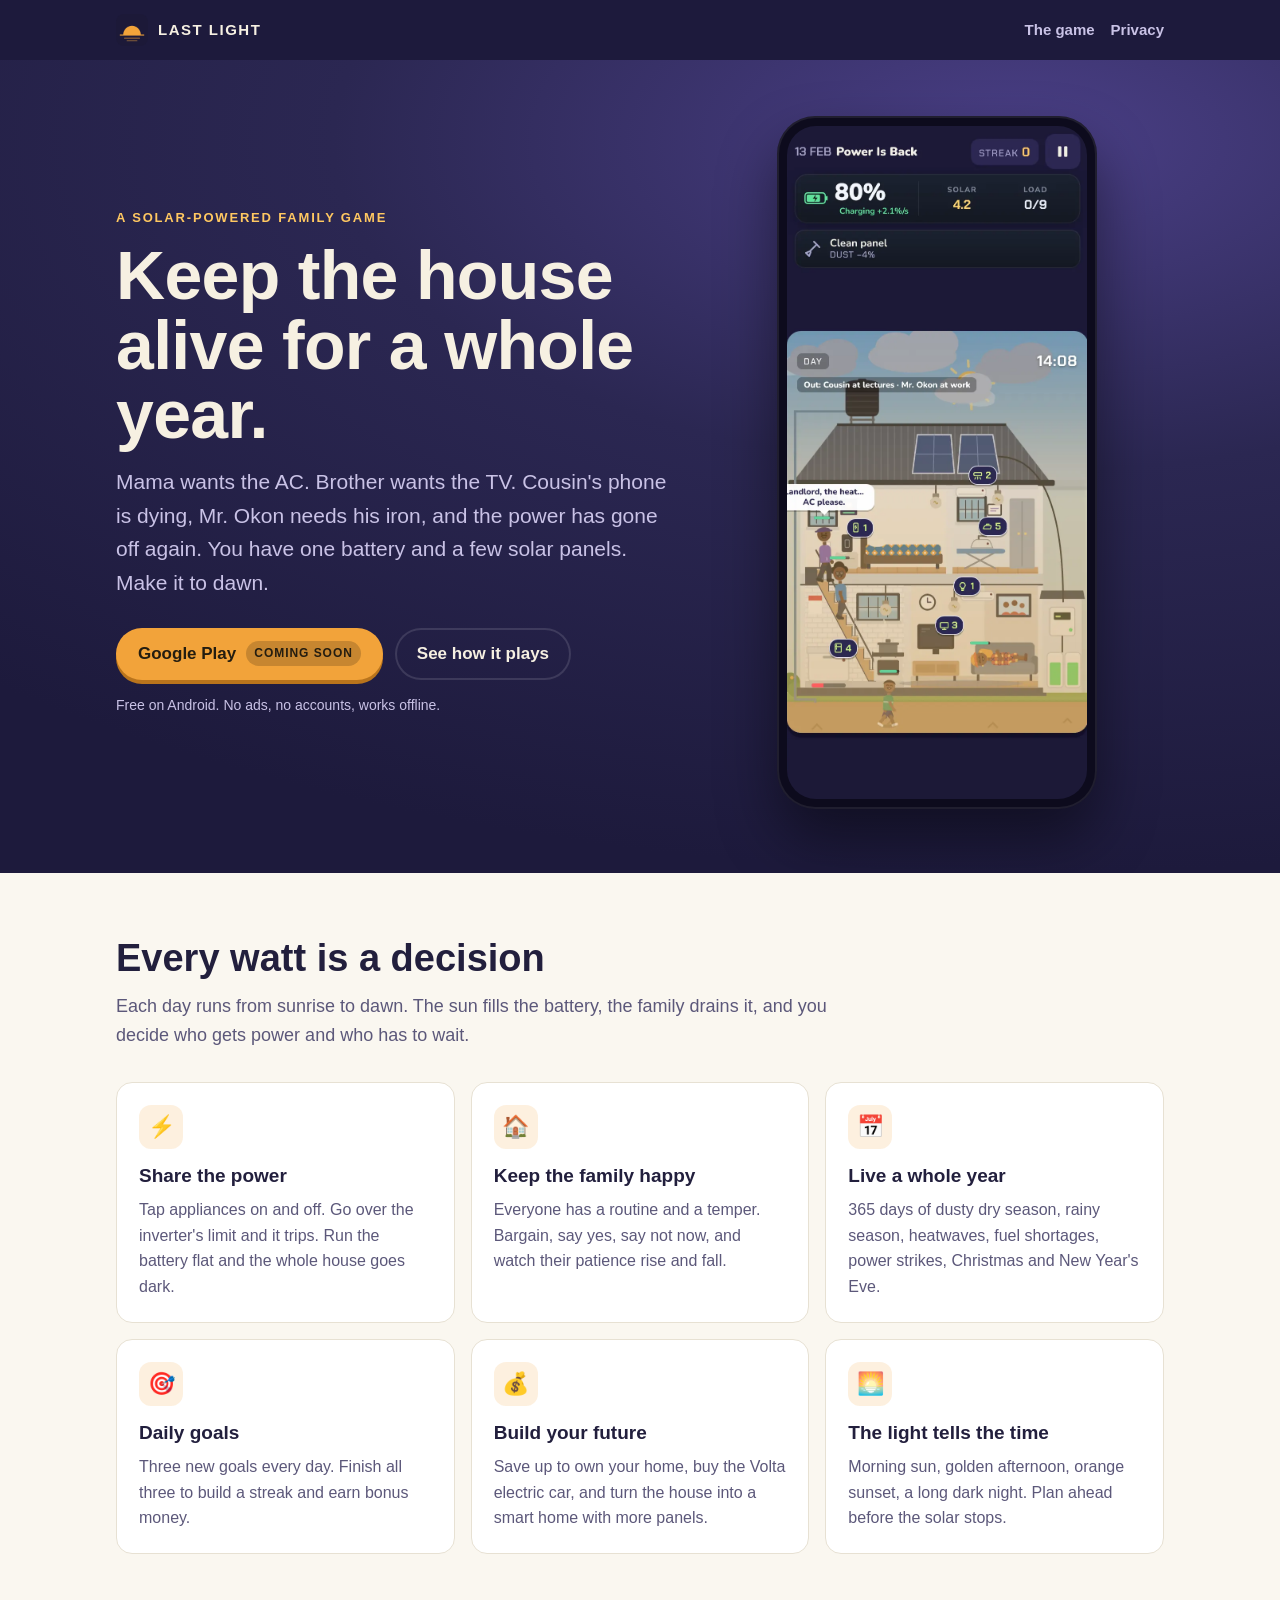
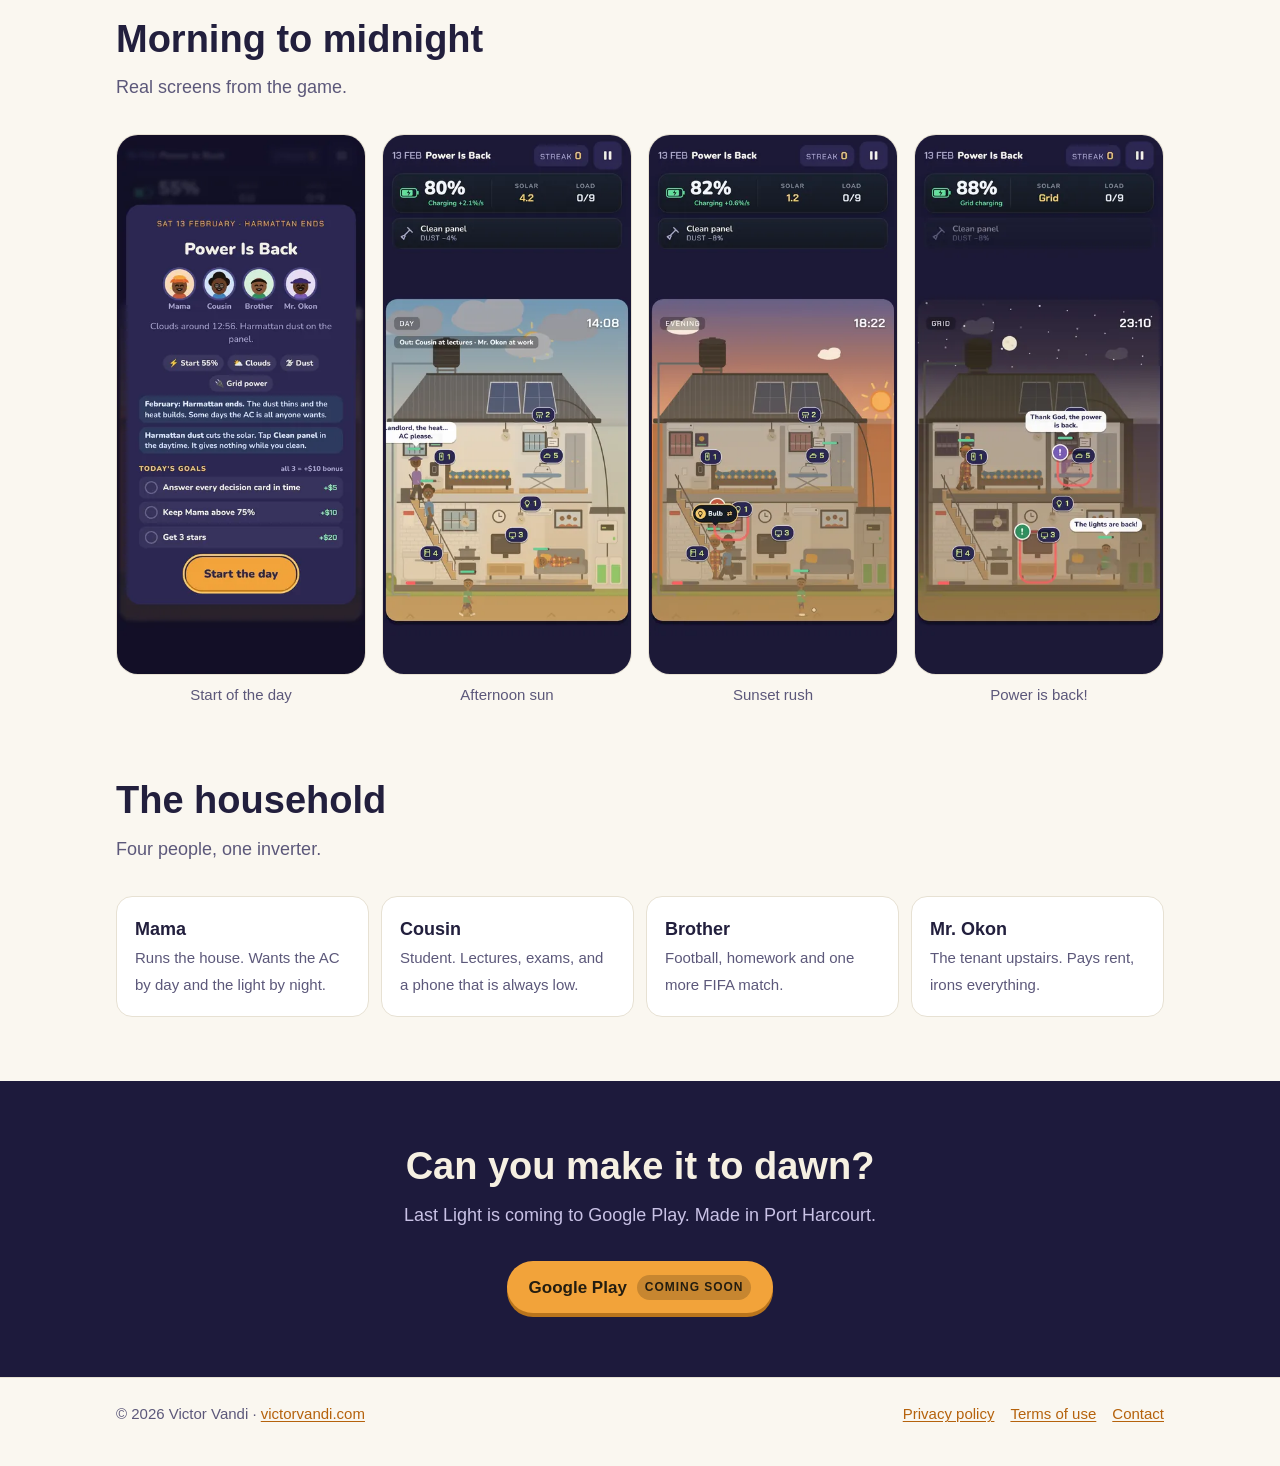
<file: index.html>
<!doctype html>
<html lang="en">
<head>
<meta charset="utf-8">
<meta name="viewport" content="width=device-width, initial-scale=1">
<title>Last Light – keep the house alive for a whole year</title>
<meta name="description" content="Last Light is a game about running a family home on solar power. Share the battery between Mama, Cousin, Brother and Mr. Okon, survive power cuts, and keep the lights on until dawn.">
<link rel="canonical" href="https://lastlight.victorvandi.com/">
<meta name="theme-color" content="#1d1a3c">
<link rel="icon" type="image/png" href="/favicon.png">
<link rel="apple-touch-icon" href="/apple-touch-icon.png">
<meta property="og:type" content="website">
<meta property="og:title" content="Last Light – keep the house alive for a whole year">
<meta property="og:description" content="A game about running a family home on solar power. Share the battery, keep everyone happy, survive the night.">
<meta property="og:url" content="https://lastlight.victorvandi.com/">
<meta property="og:image" content="https://lastlight.victorvandi.com/assets/og.png">
<meta name="twitter:card" content="summary_large_image">
<link rel="stylesheet" href="/assets/site.css">
</head>
<body>
<header class="bar">
  <div class="wrap">
    <a class="logo" href="/"><img src="/assets/icon-192.png" alt="" width="32" height="32">Last Light</a>
    <nav aria-label="Main"><a href="#play">The game</a><a href="/privacy/">Privacy</a></nav>
  </div>
</header>

<main>
  <div class="hero">
    <div class="wrap">
      <div>
        <p class="eyebrow">A solar-powered family game</p>
        <h1>Keep the house alive for a whole year.</h1>
        <p class="lead">Mama wants the AC. Brother wants the TV. Cousin's phone is dying, Mr. Okon needs his iron, and the power has gone off again. You have one battery and a few solar panels. Make it to dawn.</p>
        <div class="cta">
          <span class="btn primary" aria-disabled="true">Google Play <span class="soon">Coming soon</span></span>
          <a class="btn ghost" href="#play">See how it plays</a>
        </div>
        <p class="note">Free on Android. No ads, no accounts, works offline.</p>
      </div>
      <div class="phone"><img src="/assets/day.webp" alt="Last Light gameplay: a two-storey house in daytime with the family using appliances and a battery at 80%" width="390" height="844" fetchpriority="high"></div>
    </div>
  </div>

  <section id="play">
    <div class="wrap">
      <h2>Every watt is a decision</h2>
      <p class="sub">Each day runs from sunrise to dawn. The sun fills the battery, the family drains it, and you decide who gets power and who has to wait.</p>
      <div class="features">
        <div class="feature"><div class="ic" aria-hidden="true">⚡</div><h3>Share the power</h3><p>Tap appliances on and off. Go over the inverter's limit and it trips. Run the battery flat and the whole house goes dark.</p></div>
        <div class="feature"><div class="ic" aria-hidden="true">🏠</div><h3>Keep the family happy</h3><p>Everyone has a routine and a temper. Bargain, say yes, say not now, and watch their patience rise and fall.</p></div>
        <div class="feature"><div class="ic" aria-hidden="true">📅</div><h3>Live a whole year</h3><p>365 days of dusty dry season, rainy season, heatwaves, fuel shortages, power strikes, Christmas and New Year's Eve.</p></div>
        <div class="feature"><div class="ic" aria-hidden="true">🎯</div><h3>Daily goals</h3><p>Three new goals every day. Finish all three to build a streak and earn bonus money.</p></div>
        <div class="feature"><div class="ic" aria-hidden="true">💰</div><h3>Build your future</h3><p>Save up to own your home, buy the Volta electric car, and turn the house into a smart home with more panels.</p></div>
        <div class="feature"><div class="ic" aria-hidden="true">🌅</div><h3>The light tells the time</h3><p>Morning sun, golden afternoon, orange sunset, a long dark night. Plan ahead before the solar stops.</p></div>
      </div>
    </div>
  </section>

  <section style="padding-top:0">
    <div class="wrap">
      <h2>Morning to midnight</h2>
      <p class="sub">Real screens from the game.</p>
      <div class="shots">
        <figure><img src="/assets/goals-sm.webp" alt="Start of a day: the family, the weather and today's three goals" loading="lazy" width="390" height="844"><figcaption>Start of the day</figcaption></figure>
        <figure><img src="/assets/day-sm.webp" alt="Daytime: the solar panels charge the battery while the family asks for power" loading="lazy" width="390" height="844"><figcaption>Afternoon sun</figcaption></figure>
        <figure><img src="/assets/evening-sm.webp" alt="Evening: the sun sets and requests pile up" loading="lazy" width="390" height="844"><figcaption>Sunset rush</figcaption></figure>
        <figure><img src="/assets/night-sm.webp" alt="Night: grid power comes back and the family cheers" loading="lazy" width="390" height="844"><figcaption>Power is back!</figcaption></figure>
      </div>
    </div>
  </section>

  <section style="padding-top:0">
    <div class="wrap">
      <h2>The household</h2>
      <p class="sub">Four people, one inverter.</p>
      <div class="family">
        <div class="member"><b>Mama</b><span>Runs the house. Wants the AC by day and the light by night.</span></div>
        <div class="member"><b>Cousin</b><span>Student. Lectures, exams, and a phone that is always low.</span></div>
        <div class="member"><b>Brother</b><span>Football, homework and one more FIFA match.</span></div>
        <div class="member"><b>Mr. Okon</b><span>The tenant upstairs. Pays rent, irons everything.</span></div>
      </div>
    </div>
  </section>

  <section class="band">
    <div class="wrap narrow">
      <h2>Can you make it to dawn?</h2>
      <p class="sub">Last Light is coming to Google Play. Made in Port Harcourt.</p>
      <div class="cta"><span class="btn primary" aria-disabled="true">Google Play <span class="soon">Coming soon</span></span></div>
    </div>
  </section>
</main>

<footer>
  <div class="wrap">
    <span>© 2026 Victor Vandi · <a href="https://victorvandi.com">victorvandi.com</a></span>
    <nav aria-label="Legal"><a href="/privacy/">Privacy policy</a><a href="/terms/">Terms of use</a><a href="mailto:engr.vandi@gmail.com">Contact</a></nav>
  </div>
</footer>
</body>
</html>
</file>
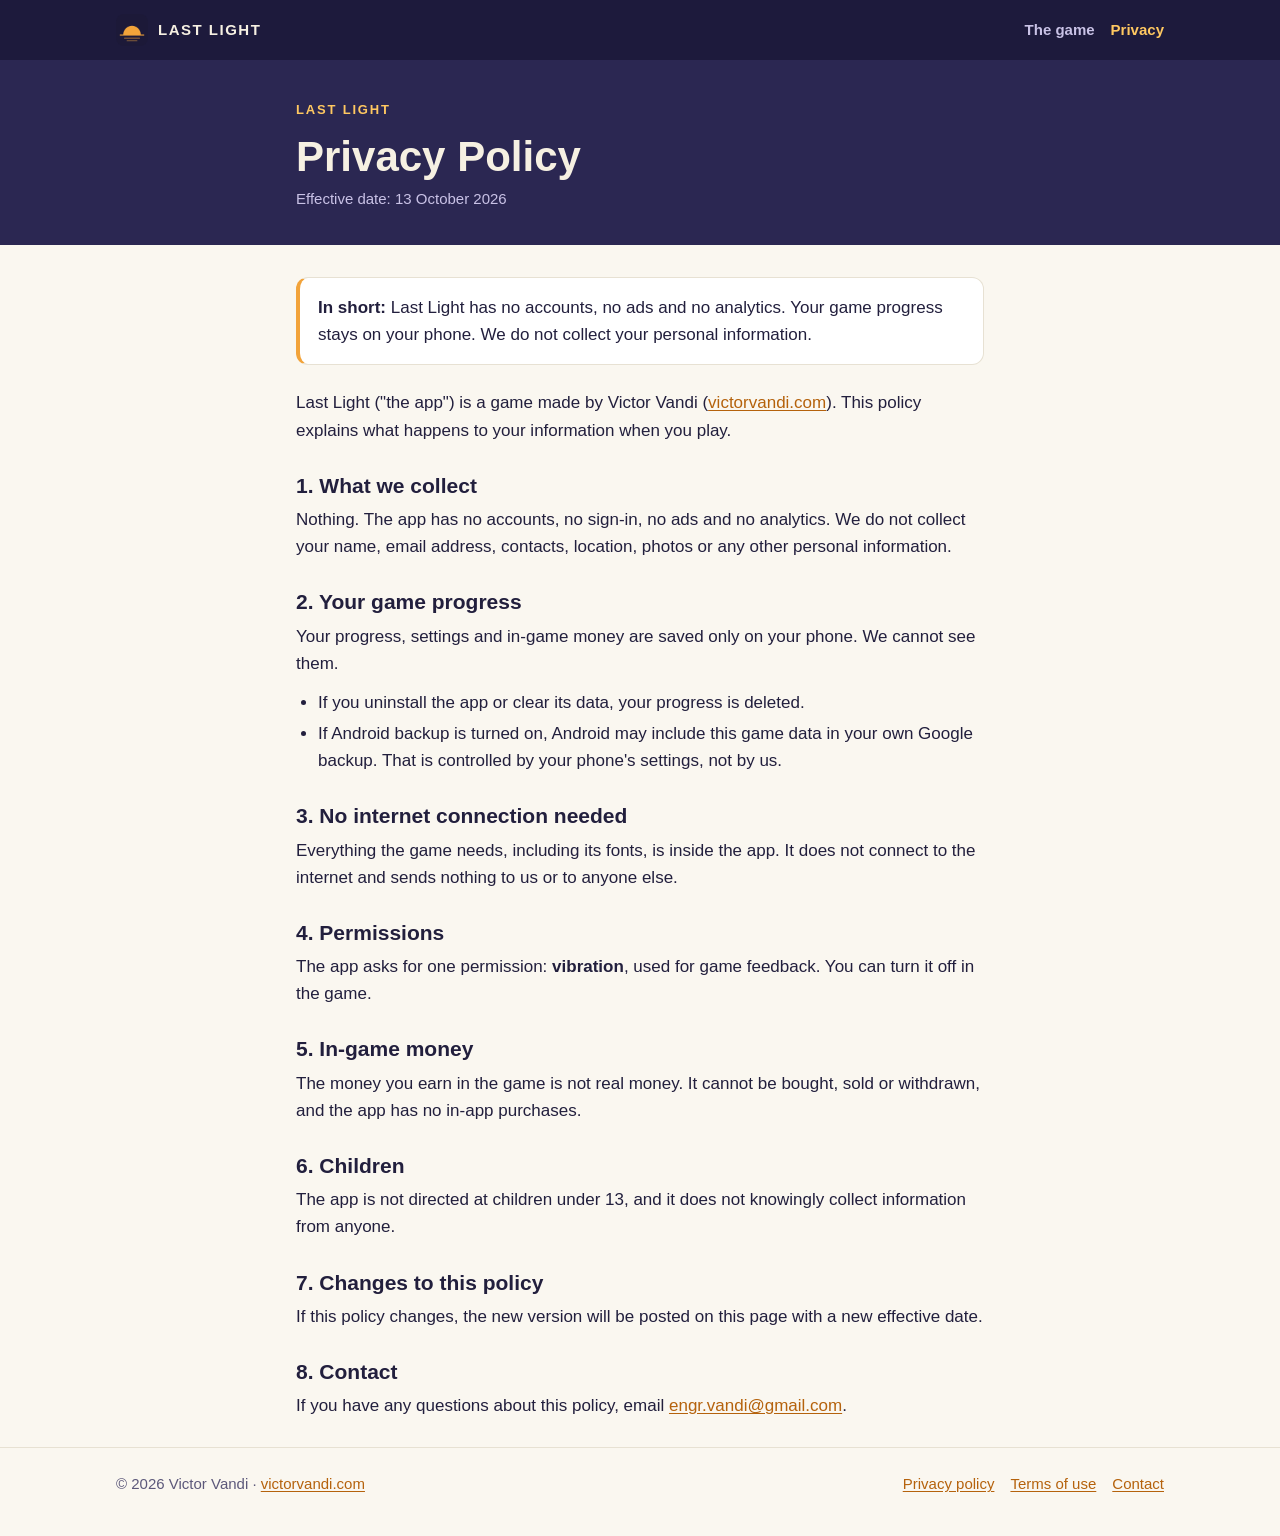
<file: privacy/index.html>
<!doctype html>
<html lang="en">
<head>
<meta charset="utf-8">
<meta name="viewport" content="width=device-width, initial-scale=1">
<title>Privacy Policy – Last Light</title>
<meta name="description" content="Privacy policy for Last Light, a game by Victor Vandi. The game has no accounts, ads or analytics and keeps your progress on your phone.">
<link rel="canonical" href="https://lastlight.victorvandi.com/privacy/">
<meta name="theme-color" content="#1d1a3c">
<link rel="icon" type="image/png" href="/favicon.png">
<link rel="stylesheet" href="/assets/site.css">
</head>
<body>
<header class="bar">
  <div class="wrap">
    <a class="logo" href="/"><img src="/assets/icon-192.png" alt="" width="32" height="32">Last Light</a>
    <nav aria-label="Main"><a href="/#play">The game</a><a href="/privacy/" aria-current="page">Privacy</a></nav>
  </div>
</header>

<div class="doc-head">
  <div class="wrap narrow">
    <p class="eyebrow">Last Light</p>
    <h1>Privacy Policy</h1>
    <p class="date">Effective date: 13 October 2026</p>
  </div>
</div>

<main class="wrap narrow doc">
  <div class="summary">
    <p><strong>In short:</strong> Last Light has no accounts, no ads and no analytics. Your game progress stays on your phone. We do not collect your personal information.</p>
  </div>

  <p>Last Light ("the app") is a game made by Victor Vandi (<a href="https://victorvandi.com">victorvandi.com</a>). This policy explains what happens to your information when you play.</p>

  <h2>1. What we collect</h2>
  <p>Nothing. The app has no accounts, no sign-in, no ads and no analytics. We do not collect your name, email address, contacts, location, photos or any other personal information.</p>

  <h2>2. Your game progress</h2>
  <p>Your progress, settings and in-game money are saved only on your phone. We cannot see them.</p>
  <ul>
    <li>If you uninstall the app or clear its data, your progress is deleted.</li>
    <li>If Android backup is turned on, Android may include this game data in your own Google backup. That is controlled by your phone's settings, not by us.</li>
  </ul>

  <h2>3. No internet connection needed</h2>
  <p>Everything the game needs, including its fonts, is inside the app. It does not connect to the internet and sends nothing to us or to anyone else.</p>

  <h2>4. Permissions</h2>
  <p>The app asks for one permission: <strong>vibration</strong>, used for game feedback. You can turn it off in the game.</p>

  <h2>5. In-game money</h2>
  <p>The money you earn in the game is not real money. It cannot be bought, sold or withdrawn, and the app has no in-app purchases.</p>

  <h2>6. Children</h2>
  <p>The app is not directed at children under 13, and it does not knowingly collect information from anyone.</p>

  <h2>7. Changes to this policy</h2>
  <p>If this policy changes, the new version will be posted on this page with a new effective date.</p>

  <h2>8. Contact</h2>
  <p>If you have any questions about this policy, email <a href="mailto:engr.vandi@gmail.com">engr.vandi@gmail.com</a>.</p>
</main>

<footer>
  <div class="wrap">
    <span>© 2026 Victor Vandi · <a href="https://victorvandi.com">victorvandi.com</a></span>
    <nav aria-label="Legal"><a href="/privacy/">Privacy policy</a><a href="/terms/">Terms of use</a><a href="mailto:engr.vandi@gmail.com">Contact</a></nav>
  </div>
</footer>
</body>
</html>
</file>
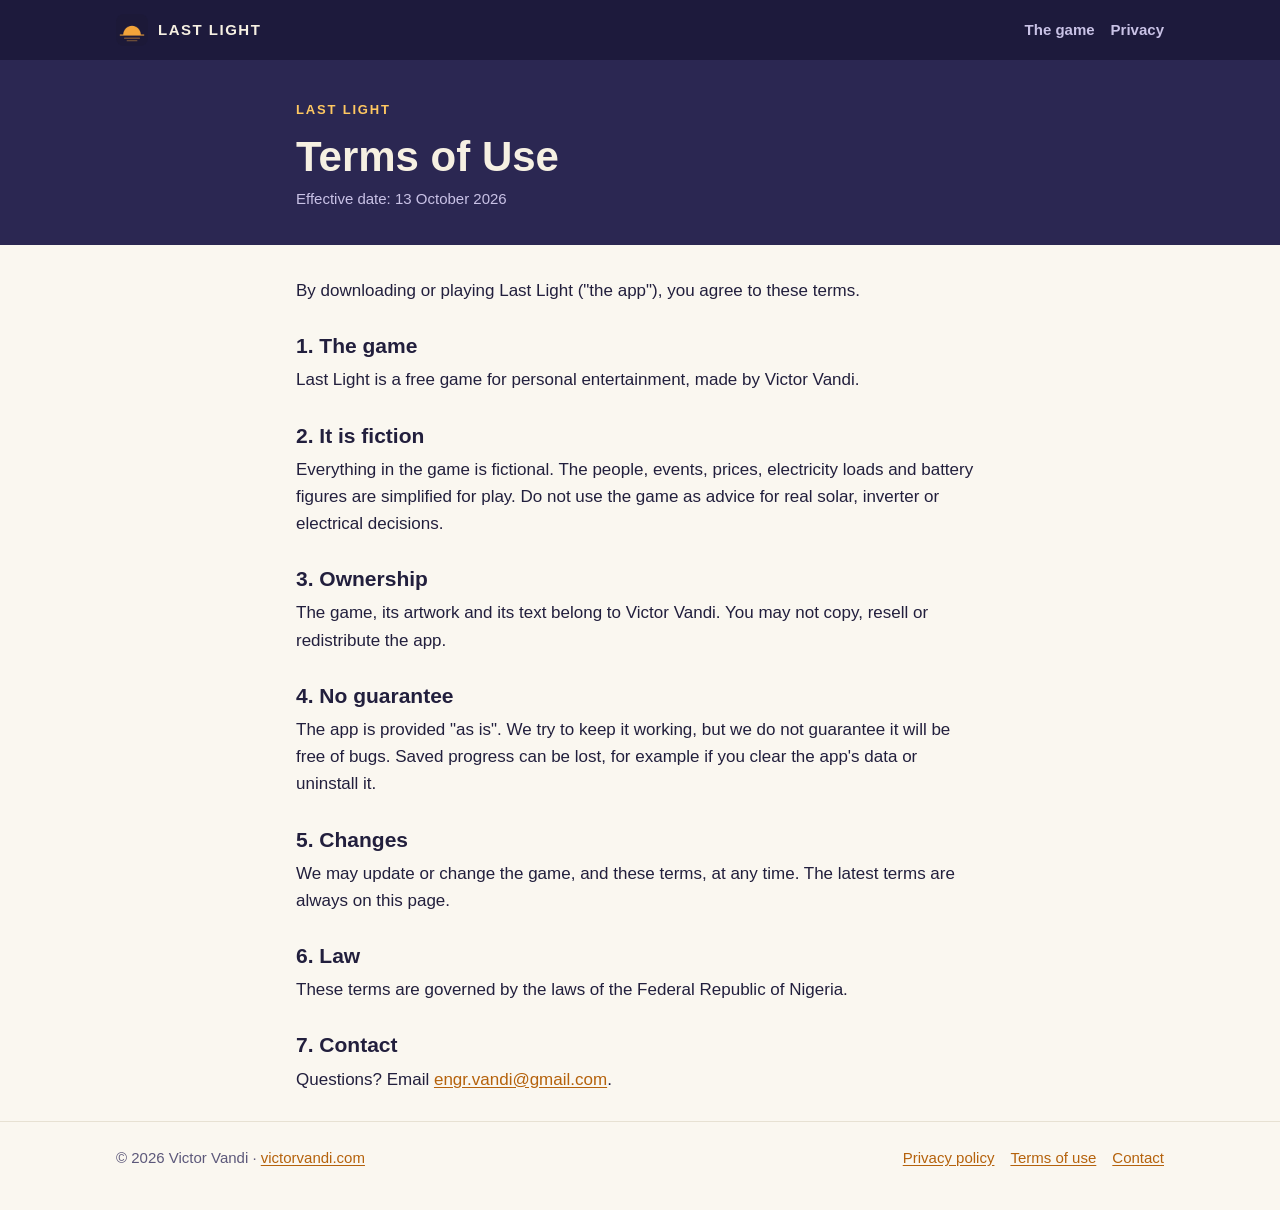
<file: terms/index.html>
<!doctype html>
<html lang="en">
<head>
<meta charset="utf-8">
<meta name="viewport" content="width=device-width, initial-scale=1">
<title>Terms of Use – Last Light</title>
<meta name="description" content="Terms of use for Last Light, a free game by Victor Vandi.">
<link rel="canonical" href="https://lastlight.victorvandi.com/terms/">
<meta name="theme-color" content="#1d1a3c">
<link rel="icon" type="image/png" href="/favicon.png">
<link rel="stylesheet" href="/assets/site.css">
</head>
<body>
<header class="bar">
  <div class="wrap">
    <a class="logo" href="/"><img src="/assets/icon-192.png" alt="" width="32" height="32">Last Light</a>
    <nav aria-label="Main"><a href="/#play">The game</a><a href="/privacy/">Privacy</a></nav>
  </div>
</header>

<div class="doc-head">
  <div class="wrap narrow">
    <p class="eyebrow">Last Light</p>
    <h1>Terms of Use</h1>
    <p class="date">Effective date: 13 October 2026</p>
  </div>
</div>

<main class="wrap narrow doc">
  <p>By downloading or playing Last Light ("the app"), you agree to these terms.</p>

  <h2>1. The game</h2>
  <p>Last Light is a free game for personal entertainment, made by Victor Vandi.</p>

  <h2>2. It is fiction</h2>
  <p>Everything in the game is fictional. The people, events, prices, electricity loads and battery figures are simplified for play. Do not use the game as advice for real solar, inverter or electrical decisions.</p>

  <h2>3. Ownership</h2>
  <p>The game, its artwork and its text belong to Victor Vandi. You may not copy, resell or redistribute the app.</p>

  <h2>4. No guarantee</h2>
  <p>The app is provided "as is". We try to keep it working, but we do not guarantee it will be free of bugs. Saved progress can be lost, for example if you clear the app's data or uninstall it.</p>

  <h2>5. Changes</h2>
  <p>We may update or change the game, and these terms, at any time. The latest terms are always on this page.</p>

  <h2>6. Law</h2>
  <p>These terms are governed by the laws of the Federal Republic of Nigeria.</p>

  <h2>7. Contact</h2>
  <p>Questions? Email <a href="mailto:engr.vandi@gmail.com">engr.vandi@gmail.com</a>.</p>
</main>

<footer>
  <div class="wrap">
    <span>© 2026 Victor Vandi · <a href="https://victorvandi.com">victorvandi.com</a></span>
    <nav aria-label="Legal"><a href="/privacy/">Privacy policy</a><a href="/terms/">Terms of use</a><a href="mailto:engr.vandi@gmail.com">Contact</a></nav>
  </div>
</footer>
</body>
</html>
</file>
<file: assets/site.css>
/* Last Light website — shared styles */
:root {
  --night: #1d1a3c; --night-2: #2b2752; --ink: #f6f0e2; --ink-muted: #c9c2e6;
  --amber: #f2a33a; --amber-hot: #ffc861; --line: rgba(255,255,255,.12);
  --bg: #faf7f0; --card: #ffffff; --text: #221f3d; --muted: #5c587a; --border: #e7e1d3; --link: #b5620c;
  --radius: 16px;
}
@media (prefers-color-scheme: dark) {
  :root { --bg: #16142c; --card: #201d3d; --text: #f1ede3; --muted: #b4afd0; --border: #34305a; --link: #f5b04a; }
}
* { box-sizing: border-box; }
html { -webkit-text-size-adjust: 100%; }
body { margin: 0; background: var(--bg); color: var(--text); font: 17px/1.6 -apple-system, BlinkMacSystemFont, "Segoe UI", Roboto, "Helvetica Neue", Arial, sans-serif; }
img { max-width: 100%; display: block; }
a { color: var(--link); text-underline-offset: 2px; }
.wrap { width: 100%; max-width: 1080px; margin: 0 auto; padding: 0 16px; }
.narrow { max-width: 720px; }

/* top bar */
.bar { background: var(--night); color: var(--ink); }
.bar .wrap { display: flex; align-items: center; justify-content: space-between; gap: 12px; min-height: 60px; }
.logo { display: flex; align-items: center; gap: 10px; color: var(--ink); text-decoration: none; font-weight: 900; letter-spacing: .1em; text-transform: uppercase; font-size: 15px; }
.logo img { width: 32px; height: 32px; border-radius: 8px; }
.bar nav { display: flex; gap: 16px; font-size: 15px; font-weight: 700; }
.bar nav a { color: var(--ink-muted); text-decoration: none; }
.bar nav a:hover, .bar nav a[aria-current="page"] { color: var(--amber-hot); }

/* hero */
.hero { background: radial-gradient(120% 90% at 80% 10%, #4a3f86 0%, var(--night-2) 45%, var(--night) 100%); color: var(--ink); overflow: hidden; }
.hero .wrap { display: grid; grid-template-columns: 1.1fr .9fr; gap: 40px; align-items: center; padding-top: 56px; padding-bottom: 64px; }
.eyebrow { color: var(--amber-hot); font-weight: 800; letter-spacing: .14em; text-transform: uppercase; font-size: 13px; margin: 0 0 12px; }
.hero h1 { font-size: clamp(40px, 8vw, 68px); line-height: 1.02; margin: 0 0 16px; letter-spacing: -.01em; }
.hero .lead { font-size: clamp(18px, 2.6vw, 21px); color: var(--ink-muted); margin: 0 0 28px; max-width: 32em; }
.cta { display: flex; flex-wrap: wrap; gap: 12px; align-items: center; }
.btn { display: inline-flex; align-items: center; gap: 10px; min-height: 52px; padding: 0 22px; border-radius: 999px; font-weight: 900; font-size: 17px; text-decoration: none; }
.btn.primary { background: var(--amber); color: #241d10; box-shadow: 0 4px 0 #b9741c; }
.btn.ghost { color: var(--ink); box-shadow: inset 0 0 0 2px var(--line); }
.btn .soon { font-size: 12px; font-weight: 800; letter-spacing: .08em; text-transform: uppercase; background: rgba(0,0,0,.18); padding: 3px 8px; border-radius: 999px; }
.note { font-size: 14px; color: var(--ink-muted); margin: 14px 0 0; }
.phone { justify-self: center; width: min(320px, 78vw); aspect-ratio: 390 / 844; border-radius: 38px; padding: 10px; background: #0d0b1d; box-shadow: 0 30px 60px rgba(0,0,0,.45), inset 0 0 0 2px rgba(255,255,255,.08); }
.phone img { width: 100%; height: 100%; object-fit: cover; border-radius: 29px; }

/* sections */
section { padding: 64px 0; }
h2 { font-size: clamp(28px, 4.6vw, 38px); line-height: 1.15; margin: 0 0 12px; }
.sub { color: var(--muted); font-size: 18px; margin: 0 0 32px; max-width: 40em; }
.features { display: grid; grid-template-columns: repeat(3, 1fr); gap: 16px; }
.feature { background: var(--card); border: 1px solid var(--border); border-radius: var(--radius); padding: 22px; }
.feature .ic { width: 44px; height: 44px; border-radius: 12px; display: grid; place-items: center; background: rgba(242,163,58,.16); font-size: 22px; margin-bottom: 12px; }
.feature h3 { margin: 0 0 6px; font-size: 19px; }
.feature p { margin: 0; color: var(--muted); font-size: 16px; }

.shots { display: grid; grid-auto-flow: column; grid-auto-columns: minmax(200px, 1fr); gap: 16px; overflow-x: auto; scroll-snap-type: x mandatory; padding-bottom: 8px; }
.shots figure { margin: 0; scroll-snap-align: start; }
.shots img { width: 100%; height: auto; aspect-ratio: 390 / 844; object-fit: cover; border-radius: 22px; border: 1px solid var(--border); background: var(--night); }
.shots figcaption { font-size: 15px; color: var(--muted); margin-top: 8px; text-align: center; }

.family { display: grid; grid-template-columns: repeat(4, 1fr); gap: 12px; }
.member { background: var(--card); border: 1px solid var(--border); border-radius: var(--radius); padding: 18px; }
.member b { display: block; font-size: 18px; }
.member span { color: var(--muted); font-size: 15px; }

.band { background: var(--night); color: var(--ink); text-align: center; }
.band h2 { color: var(--ink); }
.band .sub { color: var(--ink-muted); margin-left: auto; margin-right: auto; }
.band .cta { justify-content: center; }

/* legal pages */
.doc-head { background: var(--night-2); color: var(--ink); padding: 40px 0 34px; }
.doc-head h1 { font-size: clamp(30px, 7vw, 42px); line-height: 1.15; margin: 6px 0; }
.doc-head .date { color: var(--ink-muted); margin: 0; font-size: 15px; }
.doc { padding-top: 32px; padding-bottom: 16px; }
.doc h2 { font-size: 21px; margin: 30px 0 8px; }
.doc p { margin: 0 0 12px; }
.doc ul { margin: 0 0 12px; padding-left: 22px; }
.doc li { margin-bottom: 4px; }
.summary { background: var(--card); border: 1px solid var(--border); border-left: 4px solid var(--amber); border-radius: 12px; padding: 16px 18px; margin: 0 0 24px; }
.summary p { margin: 0; }

footer { border-top: 1px solid var(--border); padding: 24px 0 40px; color: var(--muted); font-size: 15px; }
footer .wrap { display: flex; flex-wrap: wrap; gap: 8px 20px; justify-content: space-between; }
footer nav { display: flex; flex-wrap: wrap; gap: 16px; }

@media (max-width: 860px) {
  .hero .wrap { grid-template-columns: 1fr; padding-top: 40px; padding-bottom: 48px; gap: 36px; }
  .features { grid-template-columns: 1fr; }
  .family { grid-template-columns: repeat(2, 1fr); }
  section { padding: 48px 0; }
}
@media (max-width: 420px) {
  .bar nav { gap: 12px; font-size: 14px; }
  .family { grid-template-columns: 1fr 1fr; }
  .btn { width: 100%; justify-content: center; }
}
</file>
